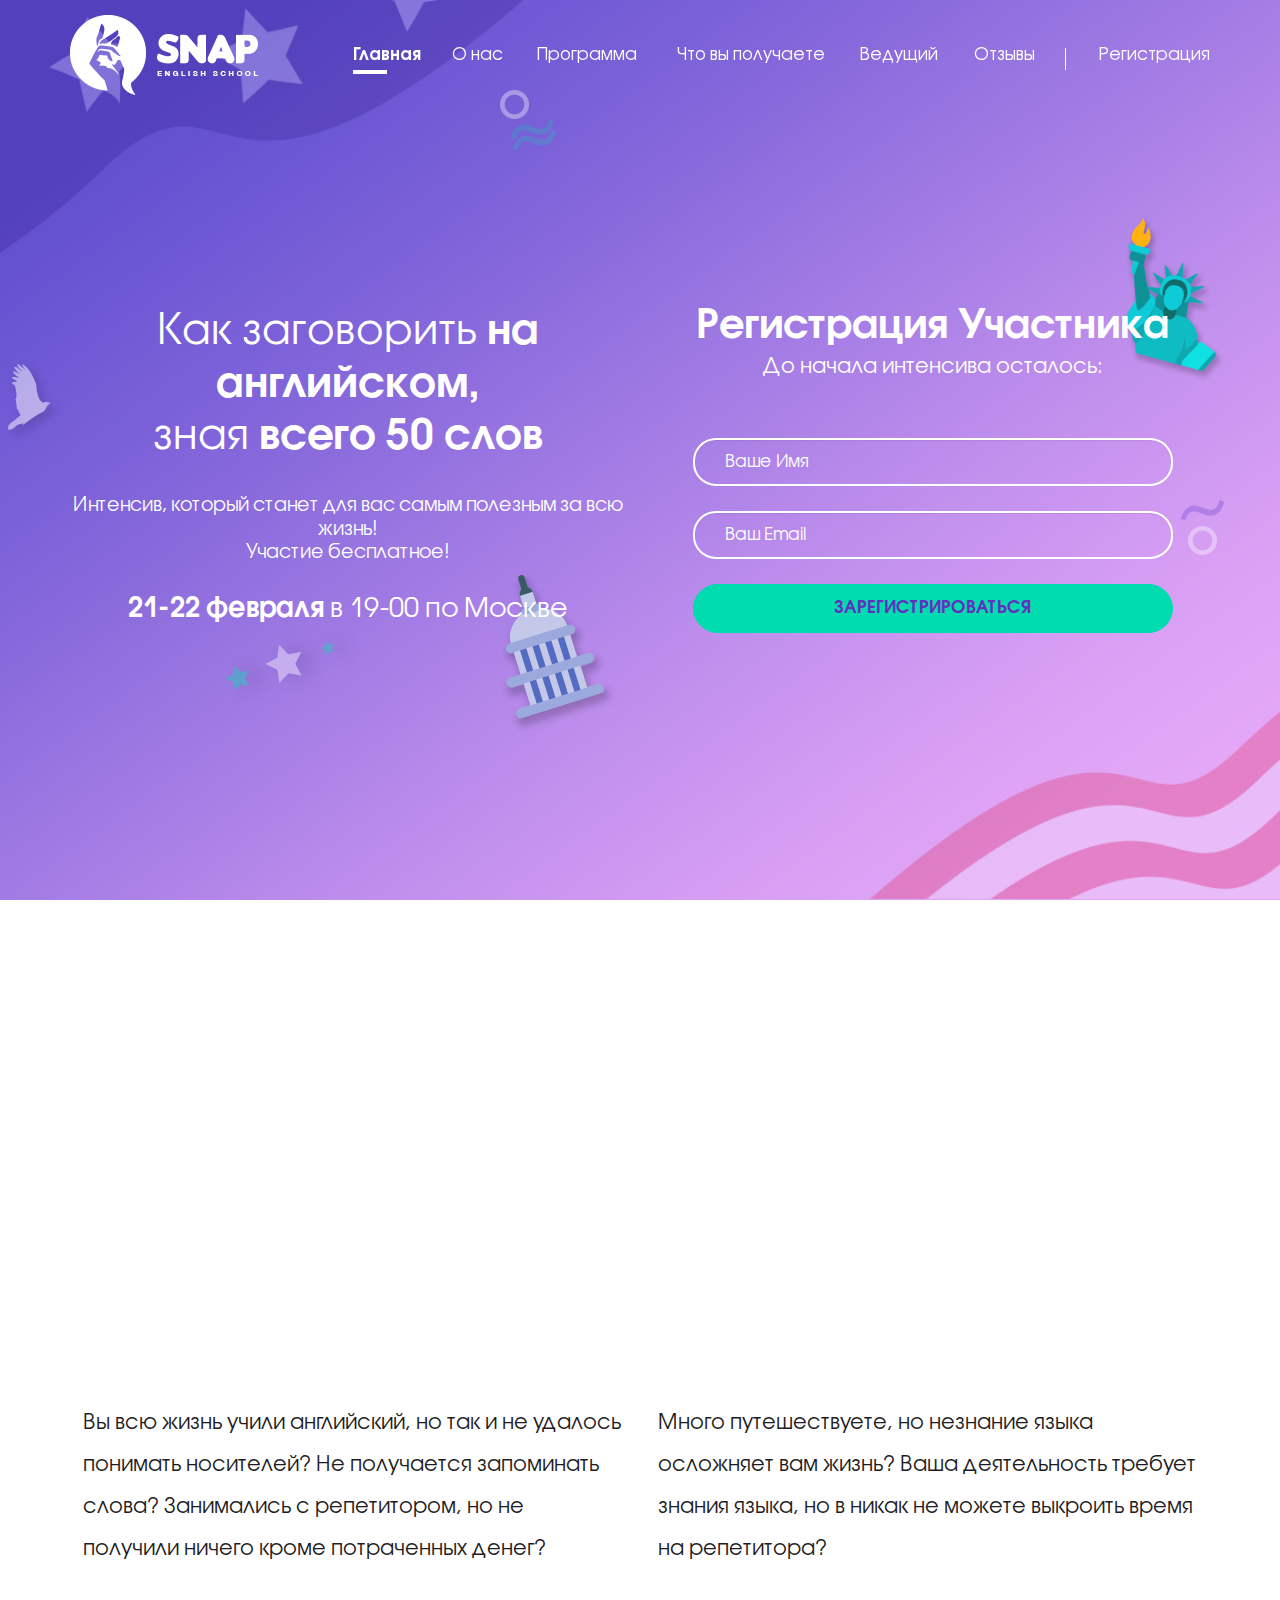
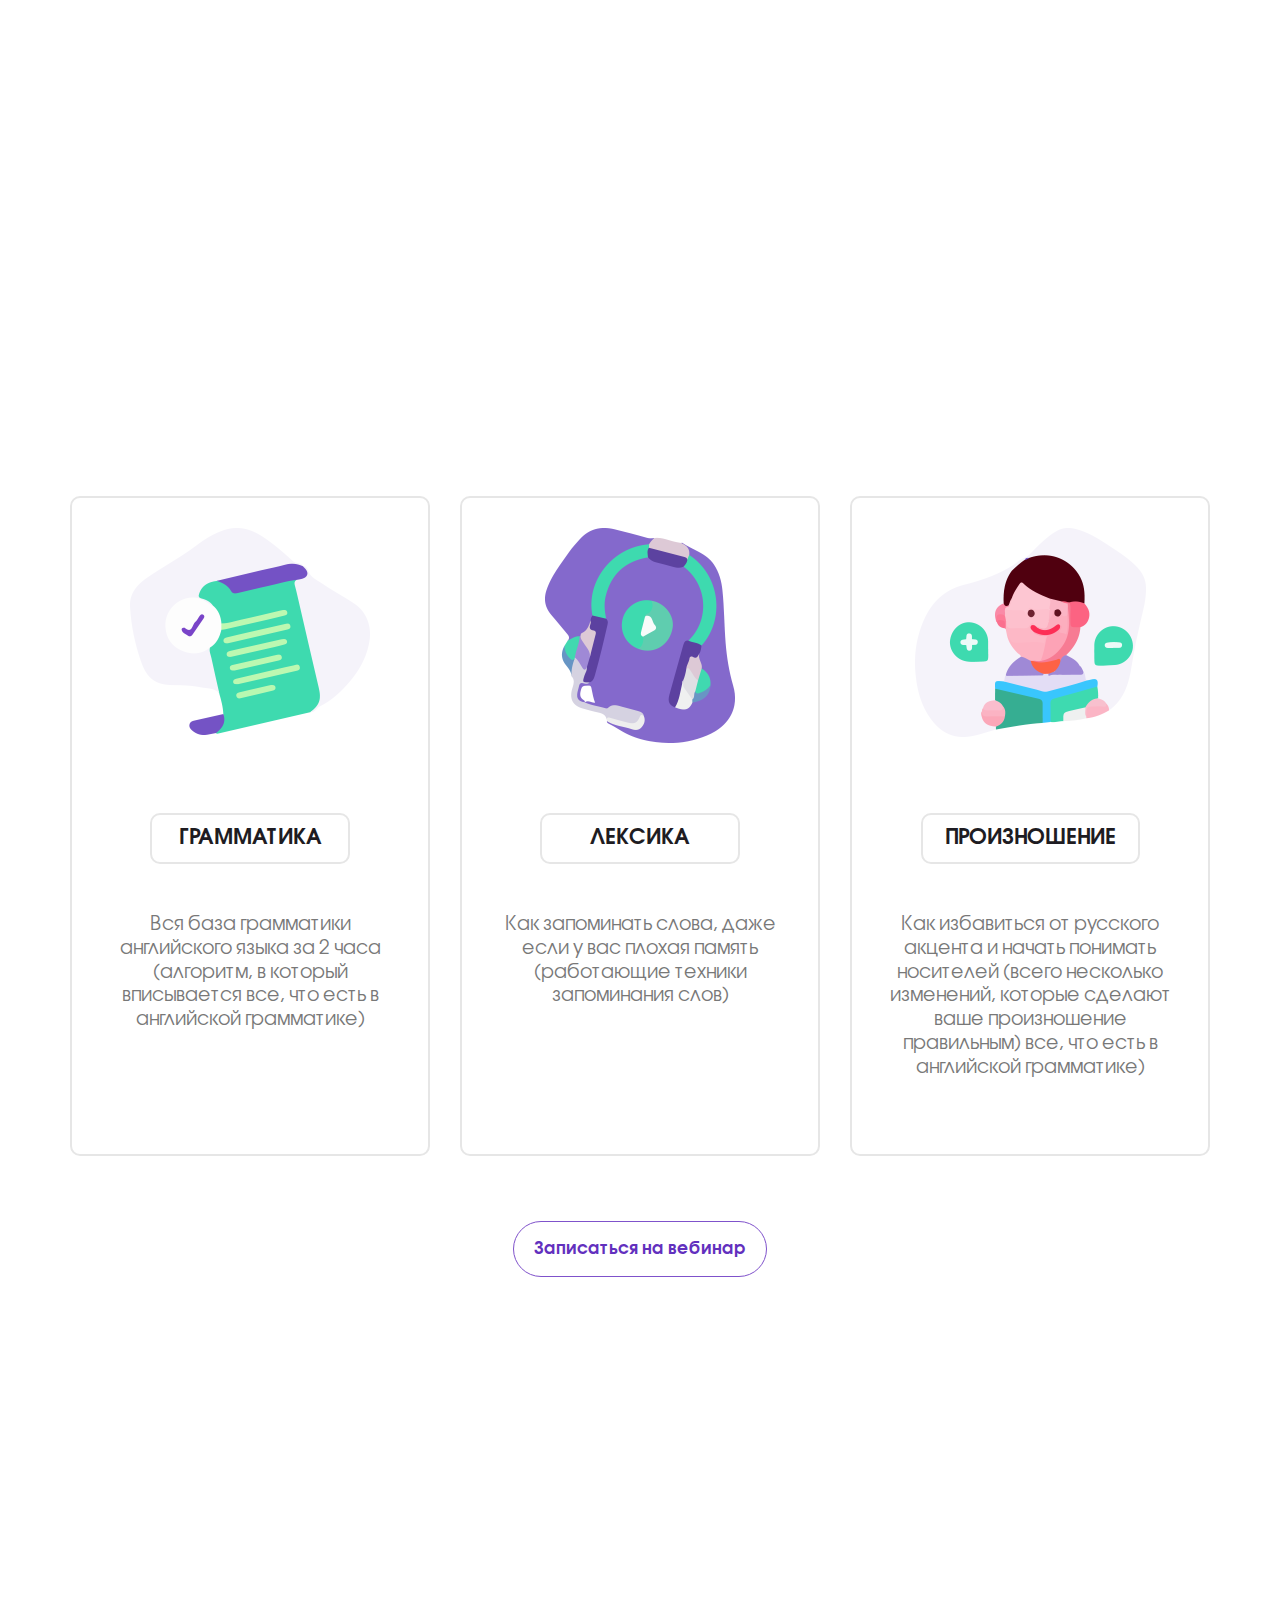
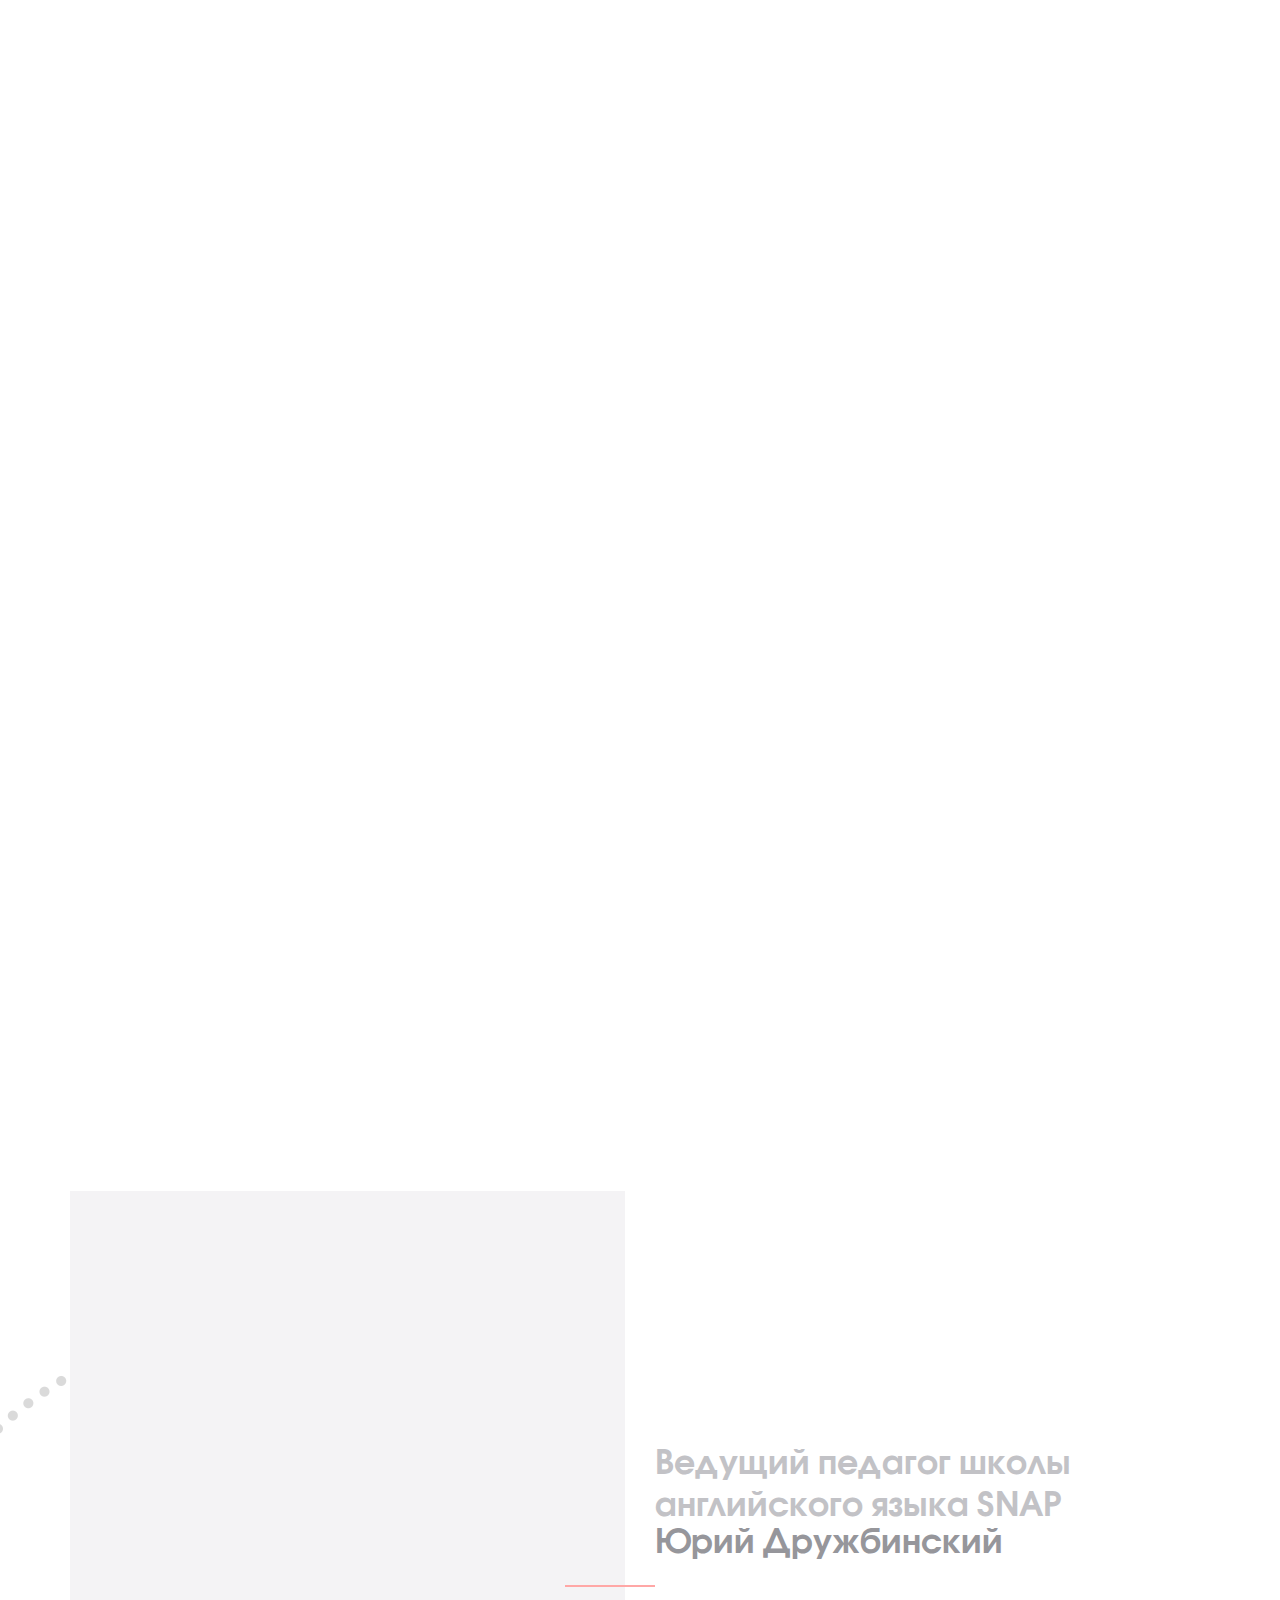
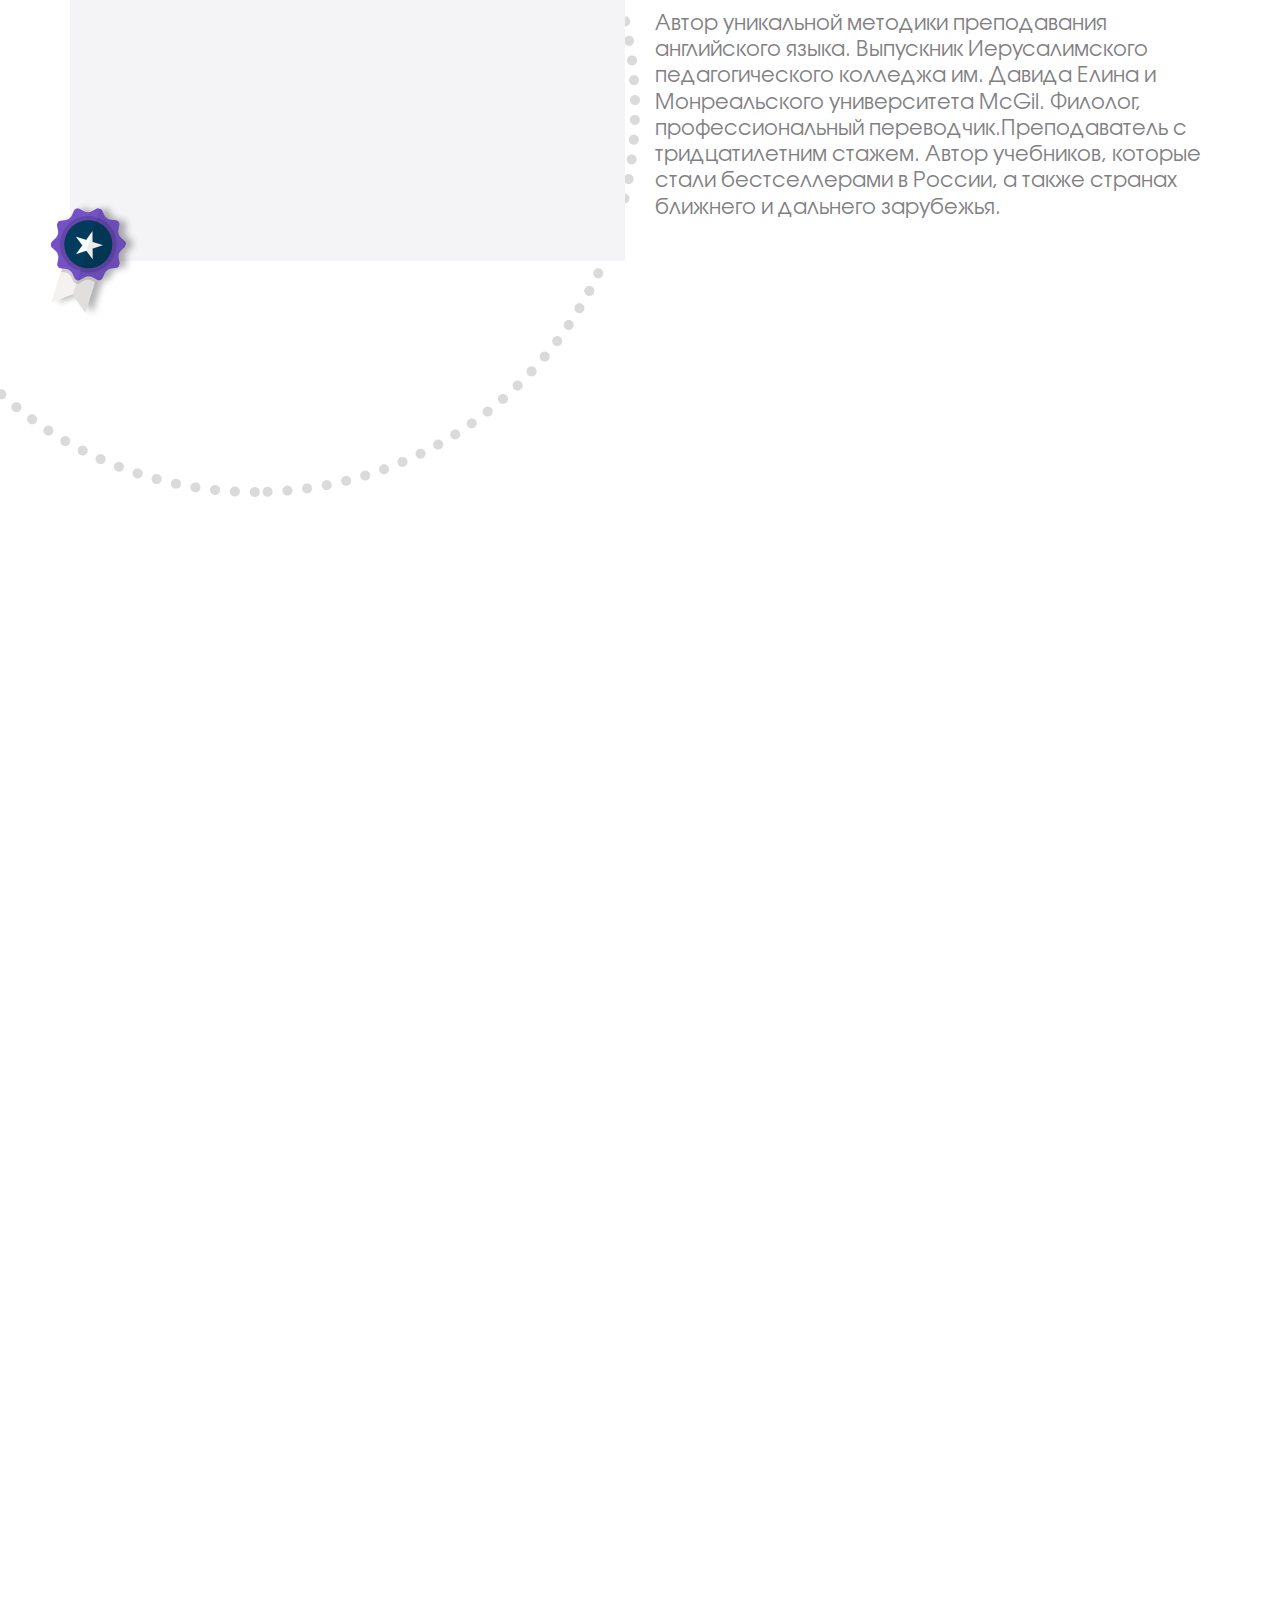
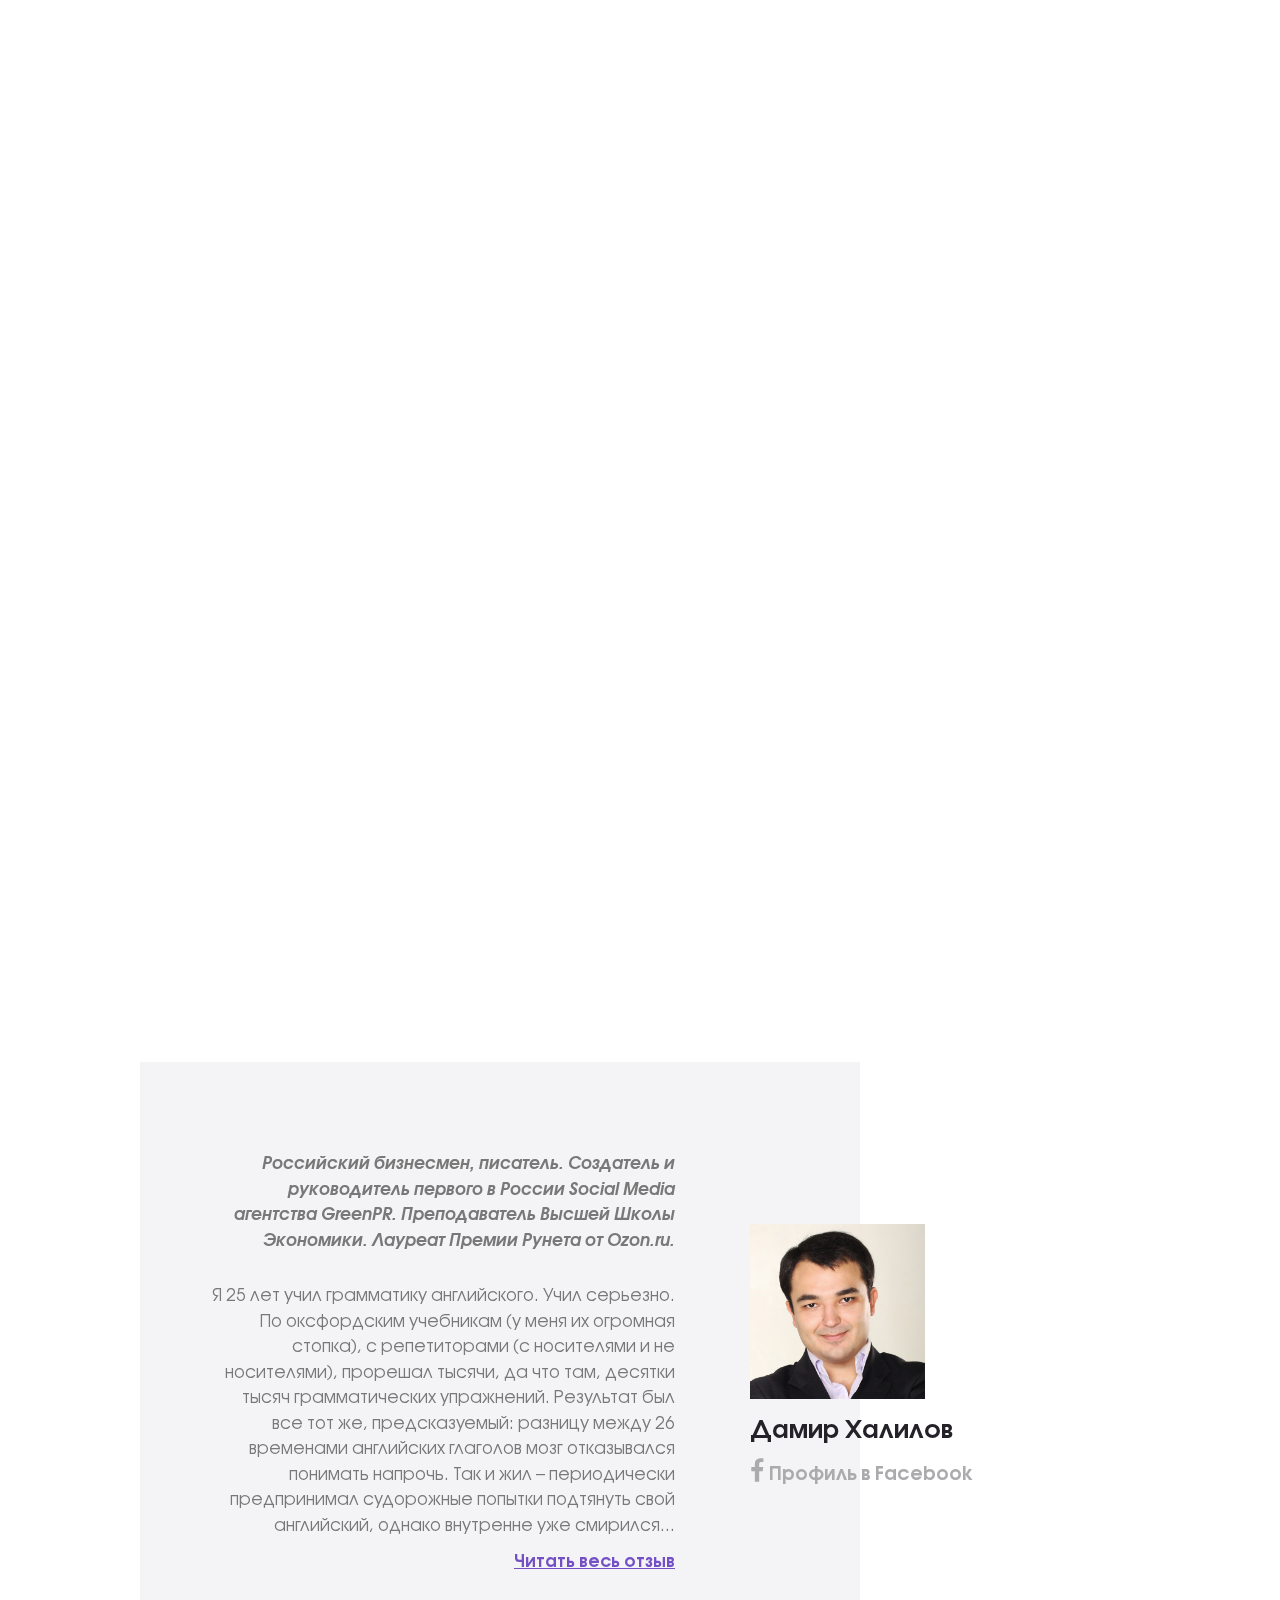
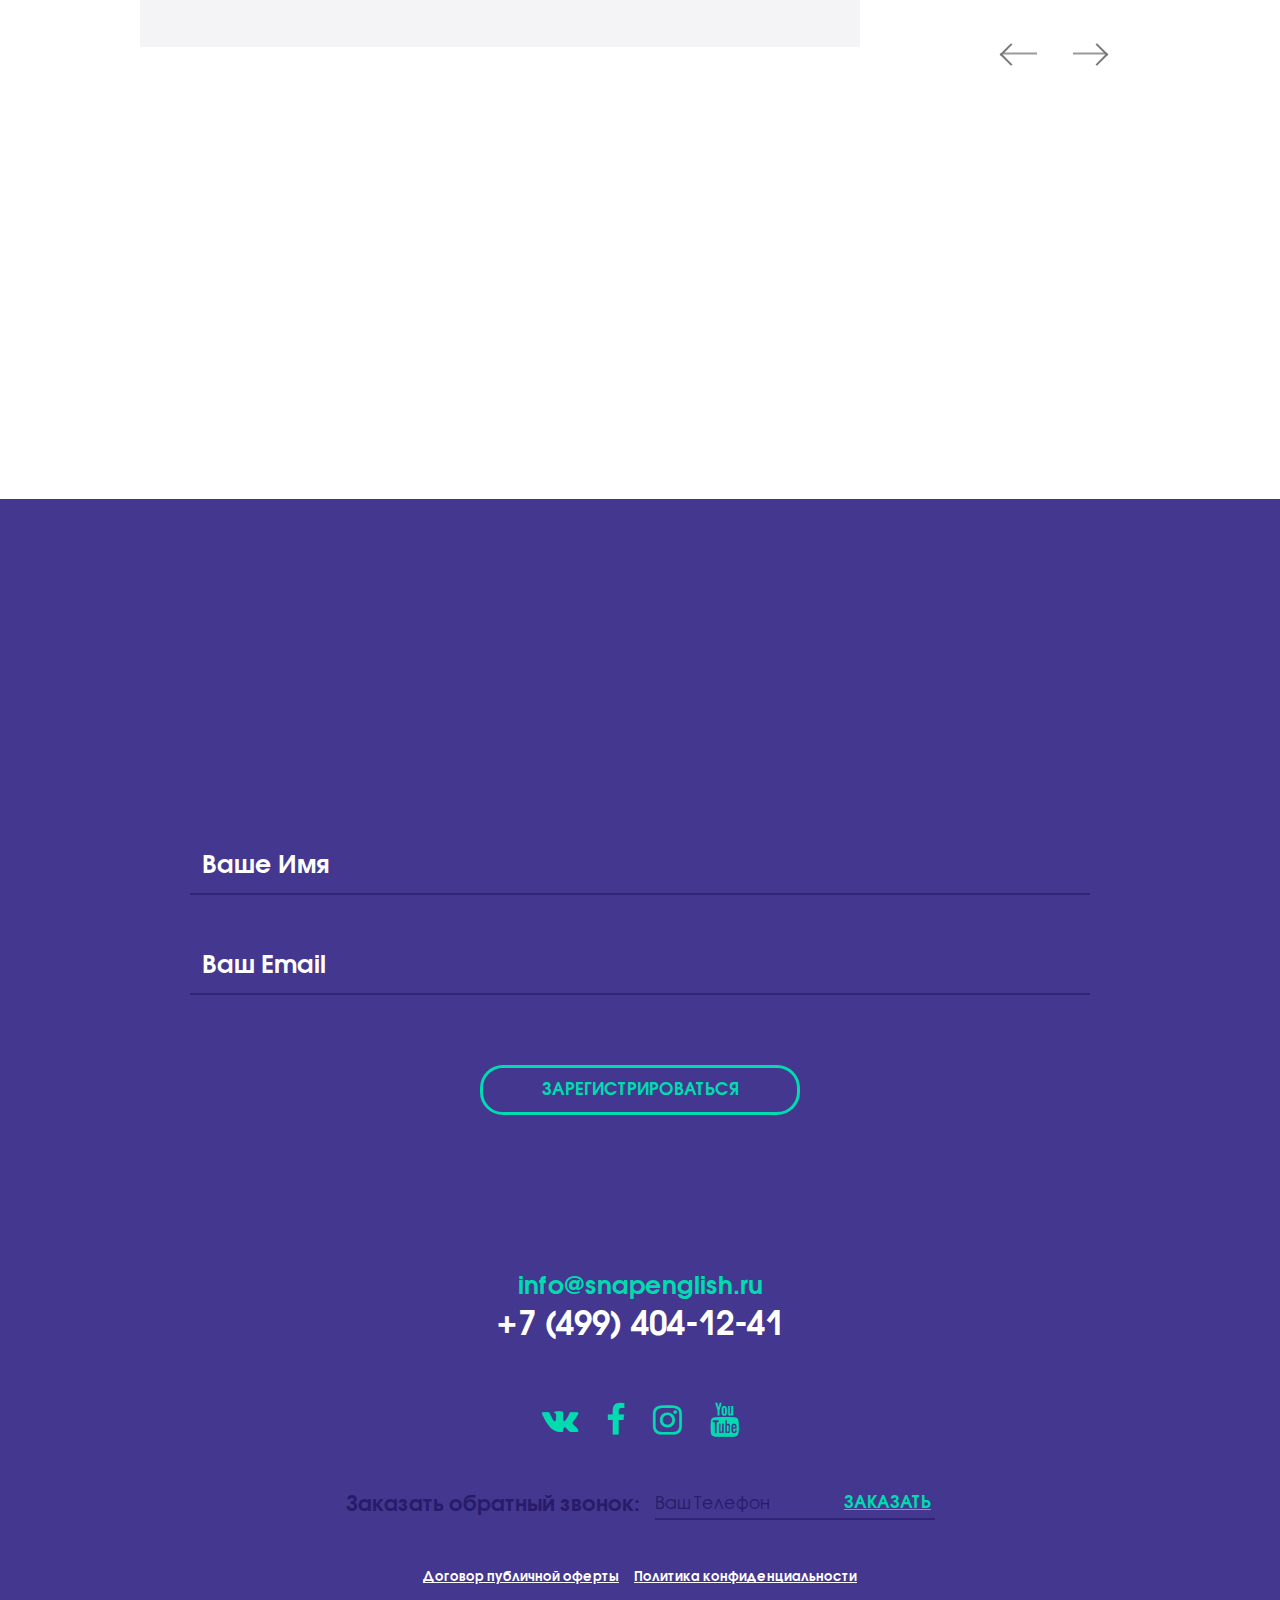
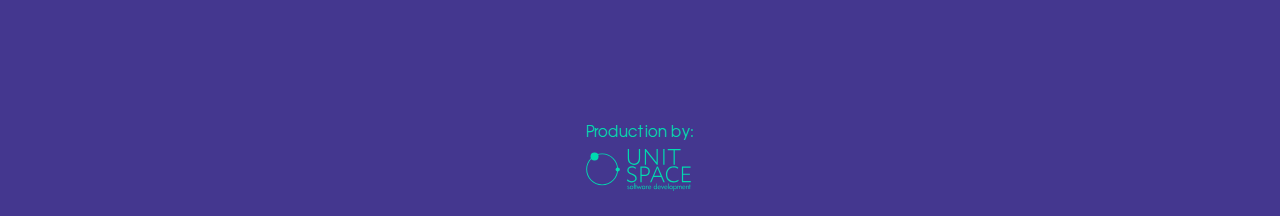
<file: index.html>
<!DOCTYPE html><html lang="en"><head><title>Открытый Интенсив Как заговоритьна английском, зная всего 50 слов</title><meta charset="UTF-8"><meta name="viewport" content="initial-scale=1.0, width=device-width, user-scalable=no"><meta name="description" content="Успей забронировать своё место."><meta name="it-rating" content="it-rat-8f86cffe2a74b4c44b0af9d98dd233a2"><link rel="stylesheet" href="libs/jquery.form-sender/css/intlTelInput.css"><link rel="shortcut icon" href="/favicons/favicon.ico" type="image/x-icon"><link rel="icon" href="/favicons/favicon.ico" type="image/x-icon"><link href="./css/style.css" rel="stylesheet"></head><body data-spy="scroll" data-target="#navbar" data-offset="50"><div class="wrapper"><header><div class="header"><div class="container"><div class="header__content"><div class="header__logo"><a href="./"></a></div><div class="header__menu" id="navbar"><div class="header_close" id="close"><span class="top"></span><span class="mid"></span><span class="bottom"></span></div><ul class="nav" role="tablist"><li class="active"><a href="#section0" title="Главная">Главная</a></li><li><a href="#section1" title="О нас">О нас</a></li><li><a href="#section2" title="Программа">Программа</a></li><li><a href="#section3" title="Что вы получаете">Что вы получаете</a></li><li><a href="#section4" title="Ведущий">Ведущий</a></li><li><a href="#section5" title="Отзывы">Отзывы</a></li><li><a href="#section7" title="Регистрация">Регистрация</a></li></ul></div><div class="header_hamburger" id="hamburger"><span class="top"></span><span class="mid"></span><span class="bottom"></span></div></div></div></div></header><div class="content"><section class="banner" id="section0"><div class="banner__elem-3 wow bounceInDown" data-wow-duration="1s" data-wow-delay=".25s"><div class="circle"></div></div><div class="container"><div class="banner__elem wow bounceInRight" data-wow-duration="1s" data-wow-delay=".5s"><div class="liberty"></div></div><div class="banner__elem-2 wow rotateIn" data-wow-duration="1s" data-wow-delay="1.25s"><div class="circle"></div></div><div class="banner__elem-4 wow bounceInUp" data-wow-duration="1s"><div class="capitol"></div></div><div class="banner__elem-5 wow fadeIn" data-wow-duration="1s" data-wow-delay=".75s"><div class="stars"></div></div><div class="banner__elem-6 wow bounceInLeft" data-wow-duration="1s" data-wow-delay="1s"><div class="bird"></div></div><div class="banner__block"><div class="row"><div class="col-sm-6"><div class="banner__left"><h1 class="wow flipInX" data-wow-duration="1s">Как заговорить <i>на английском,</i><br>зная <i>всего 50 слов</i></h1><p class="wow flipInX" data-wow-duration="1s" data-wow-delay=".5s">Интенсив, который станет для вас самым полезным за всю жизнь!<br>Участие бесплатное!</p><span class="wow flipInX" data-wow-duration="1s" data-wow-delay="1s"><i>21-22 февраля </i>в 19-00 по Москве </span></div></div><div class="col-sm-6"><div class="banner__right"><div class="banner__reg"><div class="banner__time"><p>Регистрация Участника</p><span>До начала интенсива осталось:</span><div class="banner__counter"><script src="http://megatimer.ru/s/03f0a0833f6947a326115b81061dea4f.js"></script></div></div><form id="order-form" data-title="Заявка на сайте" data-order-form><div class="form-group"><input class="form-control" id="name" type="text" placeholder="Ваше Имя" name="name" required="required" data-is-included="true" data-title="Имя"></div><div class="form-group"><input class="form-control" id="email" placeholder="Ваш Email" name="email" type="email" required="required" data-is-included="true" data-title="E-mail"></div><button class="btn btn--main" type="submit">Зарегистрироваться</button></form></div></div></div></div></div></div></section><section class="members" id="section1"><div class="container"><div class="members__elem wow fadeInLeft" data-wow-duration="1s"><div class="flag"></div></div><div class="members__elem-2 wow fadeIn" data-wow-duration="1s" data-wow-delay=".5s"><div class="circle circle--large wow fadeIn" data-wow-duration="3s" data-wow-delay=".75s"></div><div class="wave wow fadeIn" data-wow-duration="3s" data-wow-delay="1s"></div></div><div class="content-title wow flipInX" data-wow-duration="2s"><i>с нами уже</i><h2>13987 <span>участников</span></h2></div><div class="members__block"><div class="members__sign wow slideInLeft" data-wow-duration="1s">Hello</div><div class="row"><div class="col-sm-6"><div class="members__left"><p>Вы всю жизнь учили английский, но так и не удалось понимать носителей? Не получается запоминать слова? Занимались с репетитором, но не получили ничего кроме потраченных денег?</p></div></div><div class="col-sm-6"><div class="members__right"><p>Много путешествуете, но незнание языка осложняет вам жизнь? Ваша деятельность требует знания языка, но в никак не можете выкроить время на репетитора?</p></div></div></div></div></div></section><section class="program" id="section2"><div class="program__elem wow fadeInRight" data-wow-duration="1s"><div class="circle"></div></div><div class="program__elem-2 wow fadeInRight" data-wow-duration="3s" data-wow-delay=".5s"><div class="hat"></div></div><div class="program__elem-3 wow flash" data-wow-duration="1s"><div class="stars"></div></div><div class="container"><div class="content-title wow flipInX" data-wow-duration="2s"><i>наш интенсив</i><h2>Программа</h2></div><div class="program__block"><div class="program__sign wow slideInLeft" data-wow-duration="1s"><p>About us</p></div><ul class="row"><li class="col-md-4 col-sm-12"><div class="program__box"><div class="program__img"><img src="images/icon1.png" alt="pic"></div><div class="program__name"><h3>грамматика</h3></div><div class="program__info"><p>Вся база грамматики английского языка за 2 часа (алгоритм, в который вписывается все, что есть в английской грамматике)</p></div></div></li><li class="col-md-4 col-sm-12"><div class="program__box"><div class="program__img"><img src="images/icon2.png" alt="pic"></div><div class="program__name"><h3>лексика</h3></div><div class="program__info"><p>Как запоминать слова, даже если у вас плохая память (работающие техники запоминания слов)</p></div></div></li><li class="col-md-4 col-sm-12"><div class="program__box"><div class="program__img"><img src="images/icon3.png" alt="pic"></div><div class="program__name"><h3>произношение</h3></div><div class="program__info"><p>Как избавиться от русского акцента и начать понимать носителей (всего несколько изменений, которые сделают ваше произношение правильным) все, что есть в английской грамматике)</p></div></div></li><a class="btn btn--main" href="#" data-toggle="modal" data-target="#MainModal">Записаться на вебинар</a></ul></div></div></section><section class="guarantee" id="section3"><div class="guarantee__elem wow flash" data-wow-duration="2s"><div class="circle circle--small wow bounceInLeft" data-wow-duration="2s" data-wow-delay="1s"></div></div><div class="guarantee__elem-2"><div class="circle circle--large wow fadeIn" data-wow-duration="1s"><div class="circle circle--small wow fadeIn" data-wow-duration="2s" data-wow-delay=".5s"><div class="rocket wow bounceOutUp" data-wow-duration="3s" data-wow-delay="2s"></div></div></div></div><div class="guarantee__elem-3 wow rotateIn" data-wow-duration="2s"><div class="circle"></div></div><div class="container"><div class="content-title wow flipInX" data-wow-duration="2s"><i>после интенсива вы</i><h2>Гарантированно получите:</h2></div><div class="guarantee__block"><div class="guarantee__sign wow slideInLeft" data-wow-duration="1s">Guarantee</div><ul class="row"><li class="col-sm-4"><div class="guarantee__box wow fadeIn" data-wow-duration="1s"><span>1</span><div class="guarantee__info"><p>У вас будет грамматическая база английского языка, каркас, с помощью которого английский выучить действительно легко все, что есть в английской грамматике)</p></div></div></li><li class="col-sm-4"><div class="guarantee__box wow fadeIn" data-wow-duration="1s" data-wow-delay=".5s"><span>2</span><div class="guarantee__info"><p>Вы поймете как учить слова правильно - так, чтобы они не забывались</p></div></div></li><li class="col-sm-4"><div class="guarantee__box wow fadeIn" data-wow-duration="1s" data-wow-delay="1s"><span>3</span><div class="guarantee__info"><p>Вы начнете говорить правильно, без русского акцента, а также научитесь понимать речь носителей</p></div></div></li></ul><a class="btn btn--main wow fadeIn" href="#" data-wow-duration="1s" data-wow-delay="1.5s" data-toggle="modal" data-target="#MainModal">Записаться на курс</a></div></div></section><section class="teacher" id="section4"><div class="teacher__elem wow fadeIn" data-wow-duration="1s"><div class="triangle"><div class="triangle__inner"></div></div><div class="circle wow bounceIn" data-wow-duration="1s"></div></div><div class="container"><div class="content-title wow flipInX" data-wow-duration="2s"><i>Ведущий педагог</i><h2>Школы snap</h2></div><div class="teacher__block"><div class="teacher__sign wow slideInRight" data-wow-duration="1s">Leading</div><div class="row"><div class="col-sm-6"><div class="teacher__left"><img class="wow fadeIn" data-wow-duration="2s" src="images/teacher.png" alt=""></div></div><div class="col-sm-6"><div class="teacher__right"><div class="teacher__inner"><div class="teacher__title"><p>Ведущий педагог школы английского языка SNAP</p><span>Юрий Дружбинский</span></div><div class="teacher__info"><p>Автор уникальной методики преподавания английского языка. Выпускник Иерусалимского педагогического колледжа им. Давида Елина и Монреальского университета McGil. Филолог, профессиональный переводчик.Преподаватель с тридцатилетним стажем. Автор учебников, которые стали бестселлерами в России, а также странах ближнего и дальнего зарубежья.</p></div></div></div></div></div></div></div></section><section class="books"><div class="books__elem wow fadeInRight" data-wow-duration="3s"><div class="cells"></div></div><div class="books__elem-2 wow bounce" data-wow-duration="2s"><div class="circle"></div></div><div class="books__elem-3 wow flipInY" data-wow-duration="1s"><div class="flag"></div></div><div class="books__elem-4 wow pulse" data-wow-duration="1s"><div class="circle wow flash" data-wow-duration="1s"></div></div><div class="container"><div class="content-title wow flipInX" data-wow-duration="2s"><i>Книги</i><h2>Юрия Дружбинского</h2></div><div class="books__block"><div class="books__sign wow slideInLeft" data-wow-duration="1s">Books</div><div><div class="books__box"><div class="row"><div class="col-xs-12 col-sm-6 col-sm-push-6"><div class="books__right wow bounceInRight" data-wow-duration="2s"><div class="books__img"><img src="images/book1.png" alt=""></div></div></div><div class="col-xs-12 col-sm-6 col-sm-pull-6"><div class="books__left wow fadeIn" data-wow-duration="1s"><div class="books__info"><div class="books__name"><h4>Angliйskiй для своих</h4><p></p></div><div class="books__author"><span>Юрий Дружбинский</span></div></div></div></div></div></div><div class="books__box"><div class="row"><div class="col-sm-6"><div class="books__right wow bounceInLeft" data-wow-duration="2s"><div class="books__img"><img src="images/book2.png" alt=""></div></div></div><div class="col-sm-6"><div class="books__left wow fadeIn" data-wow-duration="1s"><div class="books__info"><div class="books__name"><h4>Реальный English</h4><p>How to speak, чтобы вас поняли</p></div><div class="books__author"><span>Юрий Дружбинский</span></div></div></div></div></div></div><div class="books__box"><div class="row"><div class="col-xs-12 col-sm-6 col-sm-push-6"><div class="books__right wow bounceInRight" data-wow-duration="2s"><div class="books__img"><img src="images/book3.png" alt=""></div></div></div><div class="col-xs-12 col-sm-6 col-sm-pull-6"><div class="books__left wow fadeIn" data-wow-duration="1s"><div class="books__info"><div class="books__name"><h4>Реальный English</h4><p>Как подружиться с грамматикой раз и навсегдай</p></div><div class="books__author"><span>Юрий Дружбинский</span></div></div></div></div></div></div><div class="books__box"><div class="row"><div class="col-sm-6"><div class="books__right wow bounceInLeft" data-wow-duration="2s"><div class="books__img"><img src="images/book4.png" alt=""></div></div></div><div class="col-sm-6"><div class="books__left wow fadeIn" data-wow-duration="1s"><div class="books__info"><div class="books__name"><h4>Быстрый Английский</h4><p>для путешественников во времени</p></div><div class="books__author"><span>Юрий Дружбинский</span></div></div></div></div></div></div></div></div></div></section><section class="comments" id="section5"><div class="comments__elem"><div class="cells wow fadeInLeft" data-wow-duration="3s"></div><div class="liberty wow tada" data-wow-duration="1s"></div></div><div class="comments__elem-2 wow fadeInRight" data-wow-duration="3s"><div class="circle"></div></div><div class="container"><div class="content-title wow flipInX" data-wow-duration="2s"><i>наши ученики</i><h2>Отзывы о нас</h2></div><div class="comments__block"><div class="slider slick-comments"><div><div class="slick-comments__box"><div class="slick-comments__right"><div class="slick-comments__info"><div class="slick-comments__img"><img src="images/pic1.jpg" alt=""></div><div class="slick-comments__name"><p>Дамир Халилов</p></div><div class="slick-comments__socials"><a href="https://www.facebook.com/halilov?fref=ts" target="_blank">Профиль в Facebook<span class="fa fa-facebook"></span></a></div></div></div><div class="slick-comments__left"><div class="slick-comments__post"><p>Российский бизнесмен, писатель. Создатель и руководитель первого в России Social Media агентства GreenPR. Преподаватель Высшей Школы Экономики. Лауреат Премии Рунета от Ozon.ru.</p></div><div class="slick-comments__text tip"><p>Я 25 лет учил грамматику английского. Учил серьезно. По оксфордским учебникам (у меня их огромная стопка), с репетиторами (с носителями и не носителями), прорешал тысячи, да что там, десятки тысяч грамматических упражнений. Результат был все тот же, предсказуемый: разницу между 26 временами английских глаголов мозг отказывался понимать напрочь. Так и жил – периодически предпринимал судорожные попытки подтянуть свой английский, однако внутренне уже смирился с тем, что это не мое… Пока мне не порекомендовали школу Дружбинского. Никогда не мог подумать, что такое чудо в принципе возможно: вместо заучивания бесконечных правил – встроить в мозг переключатель, который будет автоматически ставить речь на нужное время и форму! Юрий Дружбинский эти переключатели просто берет и встраивает вам в голову. Теперь каждый раз, общаясь на английском, я мысленно благодарю Юрия. Еще раз – огромное спасибо!</p></div></div></div></div><div><div class="slick-comments__box"><div class="slick-comments__right"><div class="slick-comments__info"><div class="slick-comments__img"><img src="images/pic2.jpg" alt=""></div><div class="slick-comments__name"><p>Светлана Дворецкая</p></div><div class="slick-comments__socials"><a href="https://www.facebook.com/svetlana.dvoretskaya.3" target="_blank">Профиль в Facebook<span class="fa fa-facebook"></span></a></div></div></div><div class="slick-comments__left"><div class="slick-comments__post"><p>Кинезиолог, дипломированный тренер по эйдотехнике и скорочтению, автор проекта «ЭкоЛэнд», автор программ «Интеллектуальный фитнес», «Учись учиться», Энергия жизни», «Жизнь без стресса».</p></div><div class="slick-comments__text tip"><p>Не могу промолчать!!! Я рада, что доросла до такого уровня, что Вселенная мне открывает таких людей как Юрий Дружбинский. Ведь у многих до сих пор - шведский стол, а выбрать нечего...Я же тоже столько разных курсов посетила, столько книжек, сборников, самоучителей накупила - и полная растерянность - за что браться? А Ваша структура ТАК ВСЕ УПРОЩАЕТ И ПРОЯСНЯЕТ, что просто летаю на крыльях!Вот без преувеличения - после просмотренного урока прыгаю по дому как ребенок, такая легкость появилась! И энергии столько!!! Надо теперь по утрам ваши уроки просматривать - для подзарядки.Я нашла волшебную кнопку! Спасибо за Вашу уникальную методику!</p></div></div></div></div><div><div class="slick-comments__box"><div class="slick-comments__right"><div class="slick-comments__info"><div class="slick-comments__img"><img src="images/pic3.jpg" alt=""></div><div class="slick-comments__name"><p>Елена Мазина</p></div><div class="slick-comments__socials"><a href="https://www.facebook.com/mazina.elena.9?fref=ts" target="_blank">Профиль в Facebook<span class="fa fa-facebook"></span></a></div></div></div><div class="slick-comments__left"><div class="slick-comments__post"><p>Журналист канала CNN. Chamblee, Georgia, United States</p></div><div class="slick-comments__text tip"><p>Юра, спасибо громадное за этот цикл!!! Все было прекрасно организовано, насколько это вообще можно представить для онлайн уроков, где собраны люди из разных стран. «Народ подобрался покладистый, душевный, с огоньком.» Сами уроки мне очень понравились, мне лично было исключительно полезно повторить знакомые темы и усвоить твои интересные новаторские схемы, которые действительно прекрасно работают и облегчают понимание процесса без зубрежки дебильных правил, а уж для новичков в английском твой курс является просто бесценным. Стало окончательно ясно, что автоматизм — наше всё! И я действительно стала лучше слышать музыку языка, которая позволяет выбрать правильные варианты даже без анализа ситуации и вытаскивания правил из тёмных закоулков мозга. В какие-то моменты я реально жалела, что голова уже сильно забита изученным ранее материалом, через который естественное восприятие языка пробивается с бОльшим трудом. Ты большая умница и проделал громадную работу. Редчайший пример Учителя, работающего, думающего, помогающего и одержимого, а не транслирующего стандартные учебники для того, чтобы люди знали язык. Благодарность тебе и низкий поклон.</p></div></div></div></div><div><div class="slick-comments__box"><div class="slick-comments__right"><div class="slick-comments__info"><div class="slick-comments__img"><img src="images/pic4.jpg" alt=""></div><div class="slick-comments__name"><p>Павел Вакар</p></div><div class="slick-comments__socials"><a href="https://www.facebook.com/vakarpavel" target="_blank">Профиль в Facebook<span class="fa fa-facebook"></span></a></div></div></div><div class="slick-comments__left"><div class="slick-comments__post"><p>Программист, Seattle, USA</p></div><div class="slick-comments__text tip"><p>На Юрия я попал совершенно случайно через facebook, он анонсировал свои первые книги, и пригласил попробовать его недавно открывшуюся виртуальную школу. Я всю свою сознательную жизнь учу английский, и в школе, и в университете, и на работе, и куча разных методик и курсов и репетиторов перепробовал. Юрий за первых пару уроков, дал мне больше чем я выучил за последние 20 лет! Появилось четкое представления языка, простые схемы и алгоритмы, которые легко переносятся в повседневную жизнь. Юрий просто гений, настоящий профессионал своего дела, который рассказывает и показывает как можно понять английский, не надо зазубривать не понятные правила и сотни исключений. Все очень просто, четко и логично. Очень жалко своего потраченного времени, что не встретил Юрия лет так 10-15 назад ... Всем своим друзьям , которые хотят выучить английский, свободно говорить и писать на нем – я всегда говорю что знаю теперь проверенный способ и сразу отправляю к Юрию!!!!</p></div></div></div></div><div><div class="slick-comments__box"><div class="slick-comments__right"><div class="slick-comments__info"><div class="slick-comments__img"><img src="images/pic5.jpg" alt=""></div><div class="slick-comments__name"><p>Светлана Виноградова</p></div><div class="slick-comments__socials"><a href="https://www.facebook.com/Svetlana.Vinogradinka?fref=ts" target="_blank">Профиль в Facebook<span class="fa fa-facebook"></span></a></div></div></div><div class="slick-comments__left"><div class="slick-comments__post"><p>Минск, блогер-кондитер</p></div><div class="slick-comments__text tip"><p>Когда меня спрашивают о моём обучении на курсе Юрия Дружбинского, первое, что хочется рассказать, КАК это было здорово! Просто фонтан эмоций) Я пришла на курс после нескольких месяцев обучения на обычных курсах, где мне дали какие-то базовые знания, безусловно, но возникло и множество вопросов, на которые никто не мог мне дать внятного ответа. Когда я занималась поисками курсов, практически везде мне говорили, что разговаривать вы начнёте более-менее через год, не раньше. На курсе Юрия, после первого же занятия, я получила ответы на многие мои вопросы. Самые сложные темы английского языка он может объяснить за 5 минут! Понимание языка у меня вышло на качественно иной уровень! Изучив один раз алгоритмы Юрия Дружбинского, вам не придётся больше часами сидеть над конспектами и учебниками. И это, на мой взгляд, самое ценное в курсе. Огромная благодарность Юрию!</p></div></div></div></div><div><div class="slick-comments__box"><div class="slick-comments__right"><div class="slick-comments__info"><div class="slick-comments__img"><img src="images/pic6.jpg" alt=""></div><div class="slick-comments__name"><p>Ирина Мясникова</p></div><div class="slick-comments__socials"><a href="https://vk.com/id31478332" target="_blank">Профиль в VKontakte<span class="fa fa-vk"></span></a></div></div></div><div class="slick-comments__left"><div class="slick-comments__post"><p>Москва, инженер-конструктор, на пенсии</p></div><div class="slick-comments__text tip"><p>Среди множества разнообразных курсов английского языка этот самый эффективный и самый понятный. Я реально начала понимать основу языка - грамматику, причем без всякой каши в голове и без зубрежки жутких правил. А Юрий Дружбинский - лучший преподаватель в моей жизни, человек любящий язык и передающий эту любовь другим. Очень доброжелательный человек, очень чувствующий когда надо похвалить, когда поругать и как это сделать. Огромное спасибо Юрию и всей команде школы. Буду рекомендовать всем учить английский только у вас.</p></div></div></div></div></div></div></div></section><section class="time" id="section6"><div class="content-title wow flipInX" data-wow-duration="2s"><i>успей зарегистрироваться!</i><h2>До начала интенсива осталось:</h2></div><div class="time__elem wow flash" data-wow-duration="2s"><div class="circle wow bounceInLeft" data-wow-duration="2s" data-wow-delay="1s"></div></div><div class="time__block"><script src="http://megatimer.ru/s/03f0a0833f6947a326115b81061dea4f.js"></script></div></section></div><footer id="section7"><div class="footer"><div class="footer__elem wow fadeIn" data-wow-duration="2s"><div class="circle circle--small wow flipInX" data-wow-duration="2s" data-wow-delay=".5s"></div><div class="circle circle--large wow flipInX" data-wow-duration="2s" data-wow-delay="1s"></div><div class="wave wow flipInX" data-wow-duration="2s" data-wow-delay="1.5s"></div><img class="wow bounceIn" data-wow-duration="1s" data-wow-delay="1s" src="images/shield.png" alt="shield"></div><div class="container"><div class="content-title wow flipInX" data-wow-duration="2s"><i>регистрация участника</i><h2>Регистрация</h2></div><div class="footer__block"><div class="footer__reg"><form id="order-form3" data-title="Заявка на сайте" data-order-form><div class="form-group"><input class="form-control" id="name" type="text" placeholder="Ваше Имя" name="name" required="required" data-is-included="true" data-title="Имя"></div><div class="form-group"><input class="form-control" id="email" type="email" placeholder="Ваш Email" name="email" required="required" data-is-included="true" data-title="E-mail"></div><button class="btn btn--main" type="submit">Зарегистрироваться</button></form></div><div class="footer__info"><ul><li><a class="mail" href="mailto:info@snapenglish.ru">info@snapenglish.ru</a></li><li><a class="tel" href="tel:+74994041241">+7 (499) 404-12-41</a></li></ul><div class="footer__socials"><ul><li><a href="https://vk.com/snap_english" target="_blank"><span class="fa fa-vk"></span></a></li><li><a href="https://www.facebook.com/pages/SNAP-English-School/1408703859439074" target="_blank"><span class="fa fa-facebook"></span></a></li><li><a href="https://www.instagram.com/snap_english/" target="_blank"><span class="fa fa-instagram"></span></a></li><li><a href="https://www.youtube.com/channel/UCI0PzWpQQrpgc0F-Ynx-jkw" target="_blank"><span class="fa fa-youtube"></span></a></li></ul></div><form id="order-form4" data-title="Заявка на сайте" data-order-form><div class="form-group"><label for="tel">Заказать обратный звонок:</label><input class="form-control" id="tel" type="tel" name="tel" placeholder="Ваш Телефон" required="required" data-is-included="true" data-title="Телефон"><button type="submit">Заказать</button></div></form><div class="footer__conf"><a href="#">Договор публичной оферты</a><a href="#">Политика конфиденциальности</a></div></div><div class="footer__production"><a href="https://unitspace.top">Production by:</a></div></div></div></div></footer><div class="modal fade" id="MainModal" role="dialog"><div class="modal-dialog"><div class="modal-content"><div class="modal-header"><button class="close" type="button" data-dismiss="modal"></button><div class="content-title"><i>регистрация</i><h2>Записаться на бесплатный интенсив:</h2></div><p>Для участия в интенсиве, заполните форму внизу.</p></div><div class="modal-body"><form id="order-form2" data-title="Заявка на сайте" data-order-form><div class="form-group"><input class="form-control" id="name" type="text" placeholder="Ваше Имя" name="name" required="required" data-is-included="true" data-title="Имя"></div><div class="form-group"><input class="form-control" id="email" type="email" placeholder="Ваш Email" name="email" required="required" data-is-included="true" data-title="E-mail"></div><button class="btn btn--main" type="submit">Зарегистрироваться</button></form></div></div></div></div><div class="modal fade" id="ThankModal" role="dialog"><div class="modal-dialog"><div class="modal-content"><div class="modal-header"><button class="close" type="button" data-dismiss="modal"></button><div class="content-title"><h2>Ошибка!</h2></div><p>Произошла ошибка при отправке заявки. Пожалуйста, попробуйте отправить заявку еще раз.</p></div><div class="modal-body"></div></div></div></div></div><script type="text/javascript" src="https://cdnjs.cloudflare.com/ajax/libs/jquery/3.2.1/jquery.min.js"></script><script type="text/javascript" src="https://maxcdn.bootstrapcdn.com/bootstrap/3.3.7/js/bootstrap.min.js"></script><script type="text/javascript" src="./libs/jquery.form-sender/jquery.form-sender.js"></script><script type="text/javascript" src="./libs/jquery.form-sender/intlTelInput.min.js"></script><script type="text/javascript" src="./js/send.js"></script><script type="text/javascript" src="js/bundle.js"></script></body></html>
</file>
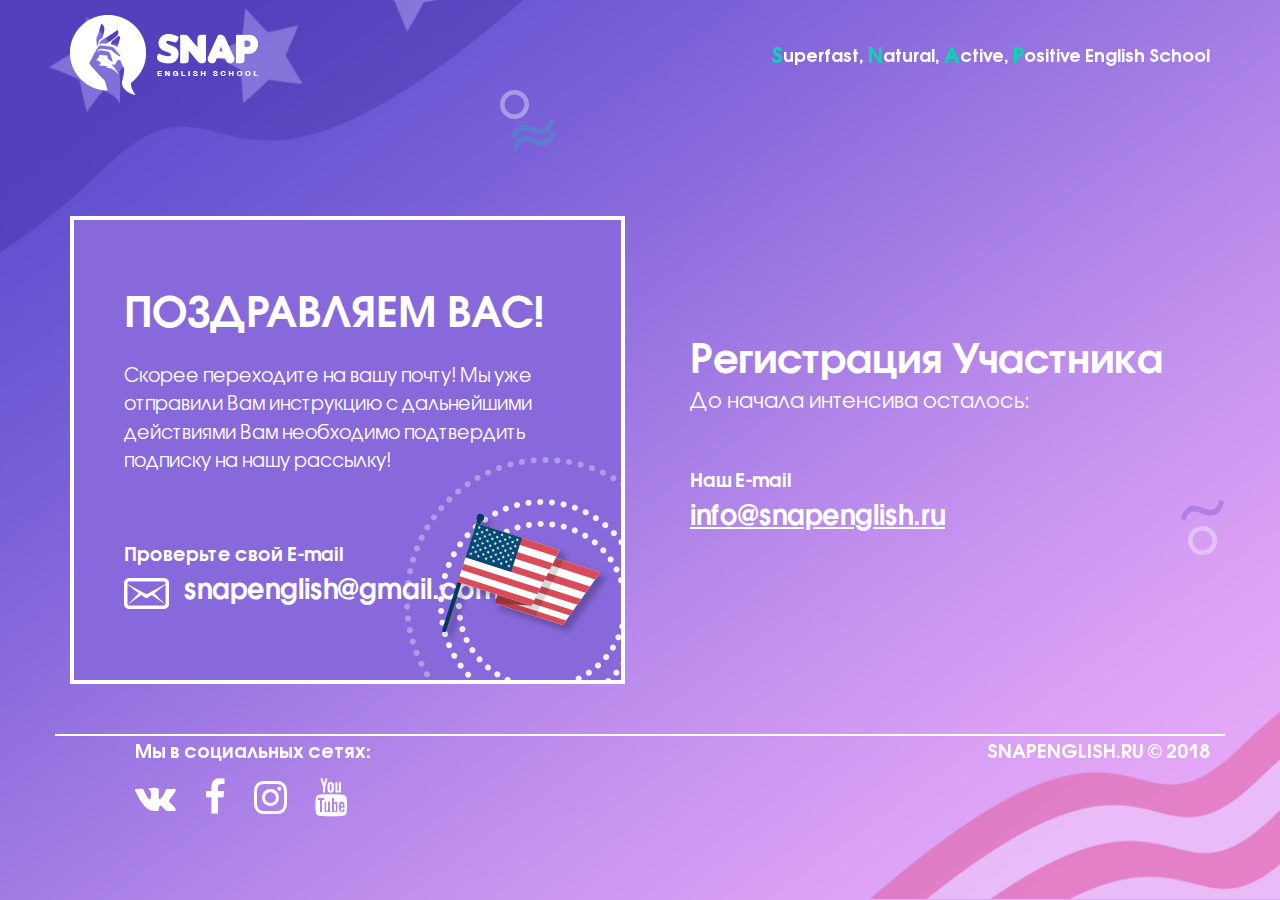
<file: thank.html>
<!DOCTYPE html><html lang="en"><head><title>Открытый Интенсив Как заговоритьна английском, зная всего 50 слов</title><meta charset="UTF-8"><meta name="viewport" content="initial-scale=1.0, width=device-width, user-scalable=no"><meta name="description" content="Успей забронировать своё место."><meta name="it-rating" content="it-rat-8f86cffe2a74b4c44b0af9d98dd233a2"><link rel="stylesheet" href="libs/jquery.form-sender/css/intlTelInput.css"><link rel="shortcut icon" href="/favicons/favicon.ico" type="image/x-icon"><link rel="icon" href="/favicons/favicon.ico" type="image/x-icon"><link href="./css/style.css" rel="stylesheet"></head><body data-spy="scroll" data-target="#navbar" data-offset="50"><div class="wrapper wrapper--thank"><header><div class="header"><div class="container"><div class="header__content"><div class="header__logo"><a href="./"></a></div><div class="header__menu"><ul><li class="active"><span>S</span><p>uperfast,</p></li><li><span>N</span><p>atural,</p></li><li><span>A</span><p>ctive,</p></li><li><span>P</span><p>ositive</p></li><li><p>English School</p></li></ul></div></div></div></div></header><div class="content"><section class="banner" id="section0"><div class="banner__elem-3 wow bounceInDown" data-wow-duration="1s" data-wow-delay=".25s"><div class="circle"></div></div><div class="container"><div class="banner__elem-2 wow rotateIn" data-wow-duration="1s" data-wow-delay="1.25s"><div class="circle"></div></div><div class="banner__block"><div class="row"><div class="col-sm-6"><div class="banner__left"><div class="banner__cong"><h1>ПОЗДРАВЛЯЕМ ВАС!</h1><p>Скорее переходите на вашу почту! Мы уже отправили Вам инструкцию с дальнейшими действиями  Вам необходимо подтвердить подписку на нашу рассылку!</p><h3>Проверьте свой E-mail</h3><span>snapenglish@gmail.com</span><img src="images/flag3.png" alt=""></div></div></div><div class="col-sm-6"><div class="banner__right"><div class="banner__reg"><div class="banner__time"><p>Регистрация Участника</p><span>До начала интенсива осталось:</span><div class="banner__counter"><script src="http://megatimer.ru/s/d31453143b2c430024a8237cd8d10aa4.js"></script></div></div><div class="banner__email"><p>Наш E-mail</p><a href="mailto:info@snapenglish.ru">info@snapenglish.ru</a></div></div></div></div></div></div><div class="banner__footer container"><div class="row"><div class="col-sm-6"><div class="banner__footer-left"><p>Мы в социальных сетях:</p><ul><li><a href="https://vk.com/snap_english" target="_blank"><span class="fa fa-vk"></span></a></li><li><a href="https://www.facebook.com/pages/SNAP-English-School/1408703859439074" target="_blank"><span class="fa fa-facebook"></span></a></li><li><a href="https://www.instagram.com/snap_english/" target="_blank"><span class="fa fa-instagram"></span></a></li><li><a href="https://www.youtube.com/channel/UCI0PzWpQQrpgc0F-Ynx-jkw" target="_blank"><span class="fa fa-youtube"></span></a></li></ul></div></div><div class="col-sm-6"><div class="banner__footer-right"><p>SNAPENGLISH.RU © 2018</p></div></div></div></div></div></section></div></div><script type="text/javascript" src="js/bundle.js"></script></body></html>
</file>
<file: libs/jquery.form-sender/css/intlTelInput.css>
/**
 * Variables declared here can be overridden by consuming applications, with
 * the help of the `!default` flag.
 *
 * @example
 *     // overriding $hoverColor
 *     $hoverColor: rgba(red, 0.05);
 *
 *     // overriding image path
 *     $flagsImagePath: "images/";
 *
 *     // import the scss file after the overrides
 *     @import "bower_component/intl-tel-input/src/css/intlTelInput";
 */
.intl-tel-input {
  position: relative;
  display: inline;
  margin: 5px;
  width: 100%;
}
  .intl-tel-input * {
    box-sizing: border-box;
    -moz-box-sizing: border-box; }
  .intl-tel-input .hide {
    display: none; }
  .intl-tel-input .v-hide {
    visibility: hidden; }
  .intl-tel-input input, .intl-tel-input input[type=text], .intl-tel-input input[type=tel] {
    position: relative;
    z-index: 0;
    margin-top: 0 !important;
    margin-bottom: 0 !important;
    padding-right: 36px;
    margin-right: 0; }
  .intl-tel-input .flag-container {
    position: absolute;
    top: 0;
    bottom: 0;
    right: 0;
    padding: 1px; }
  .intl-tel-input .selected-flag {
    z-index: 1;
    position: relative;
    width: 36px;
    height: 100%;
    padding: 0 0 0 8px; }
    .intl-tel-input .selected-flag .iti-flag {
      position: absolute;
      top: 0;
      bottom: 0;
      margin: auto; }
    .intl-tel-input .selected-flag .iti-arrow {
      position: absolute;
      top: 50%;
      margin-top: -2px;
      right: 6px;
      width: 0;
      height: 0;
      border-left: 3px solid transparent;
      border-right: 3px solid transparent;
      border-top: 4px solid #555; }
      .intl-tel-input .selected-flag .iti-arrow.up {
        border-top: none;
        border-bottom: 4px solid #555; }
  .intl-tel-input .country-list {
    position: absolute;
    z-index: 2;
    list-style: none;
    text-align: left;
    padding: 0;
    margin: 0 0 0 -1px;
    box-shadow: 1px 1px 4px rgba(0, 0, 0, 0.2);
    background-color: white;
    border: 1px solid #CCC;
    white-space: nowrap;
    max-height: 200px;
    overflow-y: scroll; }
    .intl-tel-input .country-list.dropup {
      bottom: 100%;
      margin-bottom: -1px; }
    .intl-tel-input .country-list .flag-box {
      display: inline-block;
      width: 20px; }
    @media (max-width: 500px) {
      .intl-tel-input .country-list {
        white-space: normal; } }
    .intl-tel-input .country-list .divider {
      padding-bottom: 5px;
      margin-bottom: 5px;
      border-bottom: 1px solid #CCC; }
    .intl-tel-input .country-list .country {
      padding: 5px 10px; }
      .intl-tel-input .country-list .country .dial-code {
        color: #999; }
    .intl-tel-input .country-list .country.highlight {
      background-color: rgba(0, 0, 0, 0.05); }
    .intl-tel-input .country-list .flag-box, .intl-tel-input .country-list .country-name, .intl-tel-input .country-list .dial-code {
      vertical-align: middle; }
    .intl-tel-input .country-list .flag-box, .intl-tel-input .country-list .country-name {
      margin-right: 6px; }
  .intl-tel-input.allow-dropdown input, .intl-tel-input.allow-dropdown input[type=text], .intl-tel-input.allow-dropdown input[type=tel], .intl-tel-input.separate-dial-code input, .intl-tel-input.separate-dial-code input[type=text], .intl-tel-input.separate-dial-code input[type=tel] {
    padding-right: 6px;
    padding-left: 52px;
    margin-left: 0; }
  .intl-tel-input.allow-dropdown .flag-container, .intl-tel-input.separate-dial-code .flag-container {
    right: auto;
    left: 0; }
  .intl-tel-input.allow-dropdown .selected-flag, .intl-tel-input.separate-dial-code .selected-flag {
    width: 46px; }
  .intl-tel-input.allow-dropdown .flag-container:hover {
    cursor: pointer; }
    .intl-tel-input.allow-dropdown .flag-container:hover .selected-flag {
      background-color: rgba(0, 0, 0, 0.05); }
  .intl-tel-input.allow-dropdown input[disabled] + .flag-container:hover, .intl-tel-input.allow-dropdown input[readonly] + .flag-container:hover {
    cursor: default; }
    .intl-tel-input.allow-dropdown input[disabled] + .flag-container:hover .selected-flag, .intl-tel-input.allow-dropdown input[readonly] + .flag-container:hover .selected-flag {
      background-color: transparent; }
  .intl-tel-input.separate-dial-code .selected-flag {
    background-color: rgba(0, 0, 0, 0.05);
    display: table; }
  .intl-tel-input.separate-dial-code .selected-dial-code {
    display: table-cell;
    vertical-align: middle;
    padding-left: 28px; }
  .intl-tel-input.separate-dial-code.iti-sdc-2 input, .intl-tel-input.separate-dial-code.iti-sdc-2 input[type=text], .intl-tel-input.separate-dial-code.iti-sdc-2 input[type=tel] {
    padding-left: 66px; }
  .intl-tel-input.separate-dial-code.iti-sdc-2 .selected-flag {
    width: 60px; }
  .intl-tel-input.separate-dial-code.allow-dropdown.iti-sdc-2 input, .intl-tel-input.separate-dial-code.allow-dropdown.iti-sdc-2 input[type=text], .intl-tel-input.separate-dial-code.allow-dropdown.iti-sdc-2 input[type=tel] {
    padding-left: 76px; }
  .intl-tel-input.separate-dial-code.allow-dropdown.iti-sdc-2 .selected-flag {
    width: 70px; }
  .intl-tel-input.separate-dial-code.iti-sdc-3 input, .intl-tel-input.separate-dial-code.iti-sdc-3 input[type=text], .intl-tel-input.separate-dial-code.iti-sdc-3 input[type=tel] {
    padding-left: 74px; }
  .intl-tel-input.separate-dial-code.iti-sdc-3 .selected-flag {
    width: 68px; }
  .intl-tel-input.separate-dial-code.allow-dropdown.iti-sdc-3 input, .intl-tel-input.separate-dial-code.allow-dropdown.iti-sdc-3 input[type=text], .intl-tel-input.separate-dial-code.allow-dropdown.iti-sdc-3 input[type=tel] {
    padding-left: 84px; }
  .intl-tel-input.separate-dial-code.allow-dropdown.iti-sdc-3 .selected-flag {
    width: 78px; }
  .intl-tel-input.separate-dial-code.iti-sdc-4 input, .intl-tel-input.separate-dial-code.iti-sdc-4 input[type=text], .intl-tel-input.separate-dial-code.iti-sdc-4 input[type=tel] {
    padding-left: 82px; }
  .intl-tel-input.separate-dial-code.iti-sdc-4 .selected-flag {
    width: 76px; }
  .intl-tel-input.separate-dial-code.allow-dropdown.iti-sdc-4 input, .intl-tel-input.separate-dial-code.allow-dropdown.iti-sdc-4 input[type=text], .intl-tel-input.separate-dial-code.allow-dropdown.iti-sdc-4 input[type=tel] {
    padding-left: 92px; }
  .intl-tel-input.separate-dial-code.allow-dropdown.iti-sdc-4 .selected-flag {
    width: 86px; }
  .intl-tel-input.separate-dial-code.iti-sdc-5 input, .intl-tel-input.separate-dial-code.iti-sdc-5 input[type=text], .intl-tel-input.separate-dial-code.iti-sdc-5 input[type=tel] {
    padding-left: 90px; }
  .intl-tel-input.separate-dial-code.iti-sdc-5 .selected-flag {
    width: 84px; }
  .intl-tel-input.separate-dial-code.allow-dropdown.iti-sdc-5 input, .intl-tel-input.separate-dial-code.allow-dropdown.iti-sdc-5 input[type=text], .intl-tel-input.separate-dial-code.allow-dropdown.iti-sdc-5 input[type=tel] {
    padding-left: 100px; }
  .intl-tel-input.separate-dial-code.allow-dropdown.iti-sdc-5 .selected-flag {
    width: 94px; }
  .intl-tel-input.iti-container {
    position: absolute;
    top: -1000px;
    left: -1000px;
    z-index: 1060;
    padding: 1px; }
    .intl-tel-input.iti-container:hover {
      cursor: pointer; }

.iti-mobile .intl-tel-input.iti-container {
  top: 30px;
  bottom: 30px;
  left: 30px;
  right: 30px;
  position: fixed; }

.iti-mobile .intl-tel-input .country-list {
  max-height: 100%;
  width: 100%; }
  .iti-mobile .intl-tel-input .country-list .country {
    padding: 10px 10px;
    line-height: 1.5em; }

.iti-flag {
  width: 20px; }
  .iti-flag.be {
    width: 18px; }
  .iti-flag.ch {
    width: 15px; }
  .iti-flag.mc {
    width: 19px; }
  .iti-flag.ne {
    width: 18px; }
  .iti-flag.np {
    width: 13px; }
  .iti-flag.va {
    width: 15px; }
  @media only screen and (-webkit-min-device-pixel-ratio: 2), only screen and (min--moz-device-pixel-ratio: 2), only screen and (-o-min-device-pixel-ratio: 2 / 1), only screen and (min-device-pixel-ratio: 2), only screen and (min-resolution: 192dpi), only screen and (min-resolution: 2dppx) {
    .iti-flag {
      background-size: 5630px 15px; } }
  .iti-flag.ac {
    height: 10px;
    background-position: 0px 0px; }
  .iti-flag.ad {
    height: 14px;
    background-position: -22px 0px; }
  .iti-flag.ae {
    height: 10px;
    background-position: -44px 0px; }
  .iti-flag.af {
    height: 14px;
    background-position: -66px 0px; }
  .iti-flag.ag {
    height: 14px;
    background-position: -88px 0px; }
  .iti-flag.ai {
    height: 10px;
    background-position: -110px 0px; }
  .iti-flag.al {
    height: 15px;
    background-position: -132px 0px; }
  .iti-flag.am {
    height: 10px;
    background-position: -154px 0px; }
  .iti-flag.ao {
    height: 14px;
    background-position: -176px 0px; }
  .iti-flag.aq {
    height: 14px;
    background-position: -198px 0px; }
  .iti-flag.ar {
    height: 13px;
    background-position: -220px 0px; }
  .iti-flag.as {
    height: 10px;
    background-position: -242px 0px; }
  .iti-flag.at {
    height: 14px;
    background-position: -264px 0px; }
  .iti-flag.au {
    height: 10px;
    background-position: -286px 0px; }
  .iti-flag.aw {
    height: 14px;
    background-position: -308px 0px; }
  .iti-flag.ax {
    height: 13px;
    background-position: -330px 0px; }
  .iti-flag.az {
    height: 10px;
    background-position: -352px 0px; }
  .iti-flag.ba {
    height: 10px;
    background-position: -374px 0px; }
  .iti-flag.bb {
    height: 14px;
    background-position: -396px 0px; }
  .iti-flag.bd {
    height: 12px;
    background-position: -418px 0px; }
  .iti-flag.be {
    height: 15px;
    background-position: -440px 0px; }
  .iti-flag.bf {
    height: 14px;
    background-position: -460px 0px; }
  .iti-flag.bg {
    height: 12px;
    background-position: -482px 0px; }
  .iti-flag.bh {
    height: 12px;
    background-position: -504px 0px; }
  .iti-flag.bi {
    height: 12px;
    background-position: -526px 0px; }
  .iti-flag.bj {
    height: 14px;
    background-position: -548px 0px; }
  .iti-flag.bl {
    height: 14px;
    background-position: -570px 0px; }
  .iti-flag.bm {
    height: 10px;
    background-position: -592px 0px; }
  .iti-flag.bn {
    height: 10px;
    background-position: -614px 0px; }
  .iti-flag.bo {
    height: 14px;
    background-position: -636px 0px; }
  .iti-flag.bq {
    height: 14px;
    background-position: -658px 0px; }
  .iti-flag.br {
    height: 14px;
    background-position: -680px 0px; }
  .iti-flag.bs {
    height: 10px;
    background-position: -702px 0px; }
  .iti-flag.bt {
    height: 14px;
    background-position: -724px 0px; }
  .iti-flag.bv {
    height: 15px;
    background-position: -746px 0px; }
  .iti-flag.bw {
    height: 14px;
    background-position: -768px 0px; }
  .iti-flag.by {
    height: 10px;
    background-position: -790px 0px; }
  .iti-flag.bz {
    height: 14px;
    background-position: -812px 0px; }
  .iti-flag.ca {
    height: 10px;
    background-position: -834px 0px; }
  .iti-flag.cc {
    height: 10px;
    background-position: -856px 0px; }
  .iti-flag.cd {
    height: 15px;
    background-position: -878px 0px; }
  .iti-flag.cf {
    height: 14px;
    background-position: -900px 0px; }
  .iti-flag.cg {
    height: 14px;
    background-position: -922px 0px; }
  .iti-flag.ch {
    height: 15px;
    background-position: -944px 0px; }
  .iti-flag.ci {
    height: 14px;
    background-position: -961px 0px; }
  .iti-flag.ck {
    height: 10px;
    background-position: -983px 0px; }
  .iti-flag.cl {
    height: 14px;
    background-position: -1005px 0px; }
  .iti-flag.cm {
    height: 14px;
    background-position: -1027px 0px; }
  .iti-flag.cn {
    height: 14px;
    background-position: -1049px 0px; }
  .iti-flag.co {
    height: 14px;
    background-position: -1071px 0px; }
  .iti-flag.cp {
    height: 14px;
    background-position: -1093px 0px; }
  .iti-flag.cr {
    height: 12px;
    background-position: -1115px 0px; }
  .iti-flag.cu {
    height: 10px;
    background-position: -1137px 0px; }
  .iti-flag.cv {
    height: 12px;
    background-position: -1159px 0px; }
  .iti-flag.cw {
    height: 14px;
    background-position: -1181px 0px; }
  .iti-flag.cx {
    height: 10px;
    background-position: -1203px 0px; }
  .iti-flag.cy {
    height: 13px;
    background-position: -1225px 0px; }
  .iti-flag.cz {
    height: 14px;
    background-position: -1247px 0px; }
  .iti-flag.de {
    height: 12px;
    background-position: -1269px 0px; }
  .iti-flag.dg {
    height: 10px;
    background-position: -1291px 0px; }
  .iti-flag.dj {
    height: 14px;
    background-position: -1313px 0px; }
  .iti-flag.dk {
    height: 15px;
    background-position: -1335px 0px; }
  .iti-flag.dm {
    height: 10px;
    background-position: -1357px 0px; }
  .iti-flag.do {
    height: 13px;
    background-position: -1379px 0px; }
  .iti-flag.dz {
    height: 14px;
    background-position: -1401px 0px; }
  .iti-flag.ea {
    height: 14px;
    background-position: -1423px 0px; }
  .iti-flag.ec {
    height: 14px;
    background-position: -1445px 0px; }
  .iti-flag.ee {
    height: 13px;
    background-position: -1467px 0px; }
  .iti-flag.eg {
    height: 14px;
    background-position: -1489px 0px; }
  .iti-flag.eh {
    height: 10px;
    background-position: -1511px 0px; }
  .iti-flag.er {
    height: 10px;
    background-position: -1533px 0px; }
  .iti-flag.es {
    height: 14px;
    background-position: -1555px 0px; }
  .iti-flag.et {
    height: 10px;
    background-position: -1577px 0px; }
  .iti-flag.eu {
    height: 14px;
    background-position: -1599px 0px; }
  .iti-flag.fi {
    height: 12px;
    background-position: -1621px 0px; }
  .iti-flag.fj {
    height: 10px;
    background-position: -1643px 0px; }
  .iti-flag.fk {
    height: 10px;
    background-position: -1665px 0px; }
  .iti-flag.fm {
    height: 11px;
    background-position: -1687px 0px; }
  .iti-flag.fo {
    height: 15px;
    background-position: -1709px 0px; }
  .iti-flag.fr {
    height: 14px;
    background-position: -1731px 0px; }
  .iti-flag.ga {
    height: 15px;
    background-position: -1753px 0px; }
  .iti-flag.gb {
    height: 10px;
    background-position: -1775px 0px; }
  .iti-flag.gd {
    height: 12px;
    background-position: -1797px 0px; }
  .iti-flag.ge {
    height: 14px;
    background-position: -1819px 0px; }
  .iti-flag.gf {
    height: 14px;
    background-position: -1841px 0px; }
  .iti-flag.gg {
    height: 14px;
    background-position: -1863px 0px; }
  .iti-flag.gh {
    height: 14px;
    background-position: -1885px 0px; }
  .iti-flag.gi {
    height: 10px;
    background-position: -1907px 0px; }
  .iti-flag.gl {
    height: 14px;
    background-position: -1929px 0px; }
  .iti-flag.gm {
    height: 14px;
    background-position: -1951px 0px; }
  .iti-flag.gn {
    height: 14px;
    background-position: -1973px 0px; }
  .iti-flag.gp {
    height: 14px;
    background-position: -1995px 0px; }
  .iti-flag.gq {
    height: 14px;
    background-position: -2017px 0px; }
  .iti-flag.gr {
    height: 14px;
    background-position: -2039px 0px; }
  .iti-flag.gs {
    height: 10px;
    background-position: -2061px 0px; }
  .iti-flag.gt {
    height: 13px;
    background-position: -2083px 0px; }
  .iti-flag.gu {
    height: 11px;
    background-position: -2105px 0px; }
  .iti-flag.gw {
    height: 10px;
    background-position: -2127px 0px; }
  .iti-flag.gy {
    height: 12px;
    background-position: -2149px 0px; }
  .iti-flag.hk {
    height: 14px;
    background-position: -2171px 0px; }
  .iti-flag.hm {
    height: 10px;
    background-position: -2193px 0px; }
  .iti-flag.hn {
    height: 10px;
    background-position: -2215px 0px; }
  .iti-flag.hr {
    height: 10px;
    background-position: -2237px 0px; }
  .iti-flag.ht {
    height: 12px;
    background-position: -2259px 0px; }
  .iti-flag.hu {
    height: 10px;
    background-position: -2281px 0px; }
  .iti-flag.ic {
    height: 14px;
    background-position: -2303px 0px; }
  .iti-flag.id {
    height: 14px;
    background-position: -2325px 0px; }
  .iti-flag.ie {
    height: 10px;
    background-position: -2347px 0px; }
  .iti-flag.il {
    height: 15px;
    background-position: -2369px 0px; }
  .iti-flag.im {
    height: 10px;
    background-position: -2391px 0px; }
  .iti-flag.in {
    height: 14px;
    background-position: -2413px 0px; }
  .iti-flag.io {
    height: 10px;
    background-position: -2435px 0px; }
  .iti-flag.iq {
    height: 14px;
    background-position: -2457px 0px; }
  .iti-flag.ir {
    height: 12px;
    background-position: -2479px 0px; }
  .iti-flag.is {
    height: 15px;
    background-position: -2501px 0px; }
  .iti-flag.it {
    height: 14px;
    background-position: -2523px 0px; }
  .iti-flag.je {
    height: 12px;
    background-position: -2545px 0px; }
  .iti-flag.jm {
    height: 10px;
    background-position: -2567px 0px; }
  .iti-flag.jo {
    height: 10px;
    background-position: -2589px 0px; }
  .iti-flag.jp {
    height: 14px;
    background-position: -2611px 0px; }
  .iti-flag.ke {
    height: 14px;
    background-position: -2633px 0px; }
  .iti-flag.kg {
    height: 12px;
    background-position: -2655px 0px; }
  .iti-flag.kh {
    height: 13px;
    background-position: -2677px 0px; }
  .iti-flag.ki {
    height: 10px;
    background-position: -2699px 0px; }
  .iti-flag.km {
    height: 12px;
    background-position: -2721px 0px; }
  .iti-flag.kn {
    height: 14px;
    background-position: -2743px 0px; }
  .iti-flag.kp {
    height: 10px;
    background-position: -2765px 0px; }
  .iti-flag.kr {
    height: 14px;
    background-position: -2787px 0px; }
  .iti-flag.kw {
    height: 10px;
    background-position: -2809px 0px; }
  .iti-flag.ky {
    height: 10px;
    background-position: -2831px 0px; }
  .iti-flag.kz {
    height: 10px;
    background-position: -2853px 0px; }
  .iti-flag.la {
    height: 14px;
    background-position: -2875px 0px; }
  .iti-flag.lb {
    height: 14px;
    background-position: -2897px 0px; }
  .iti-flag.lc {
    height: 10px;
    background-position: -2919px 0px; }
  .iti-flag.li {
    height: 12px;
    background-position: -2941px 0px; }
  .iti-flag.lk {
    height: 10px;
    background-position: -2963px 0px; }
  .iti-flag.lr {
    height: 11px;
    background-position: -2985px 0px; }
  .iti-flag.ls {
    height: 14px;
    background-position: -3007px 0px; }
  .iti-flag.lt {
    height: 12px;
    background-position: -3029px 0px; }
  .iti-flag.lu {
    height: 12px;
    background-position: -3051px 0px; }
  .iti-flag.lv {
    height: 10px;
    background-position: -3073px 0px; }
  .iti-flag.ly {
    height: 10px;
    background-position: -3095px 0px; }
  .iti-flag.ma {
    height: 14px;
    background-position: -3117px 0px; }
  .iti-flag.mc {
    height: 15px;
    background-position: -3139px 0px; }
  .iti-flag.md {
    height: 10px;
    background-position: -3160px 0px; }
  .iti-flag.me {
    height: 10px;
    background-position: -3182px 0px; }
  .iti-flag.mf {
    height: 14px;
    background-position: -3204px 0px; }
  .iti-flag.mg {
    height: 14px;
    background-position: -3226px 0px; }
  .iti-flag.mh {
    height: 11px;
    background-position: -3248px 0px; }
  .iti-flag.mk {
    height: 10px;
    background-position: -3270px 0px; }
  .iti-flag.ml {
    height: 14px;
    background-position: -3292px 0px; }
  .iti-flag.mm {
    height: 14px;
    background-position: -3314px 0px; }
  .iti-flag.mn {
    height: 10px;
    background-position: -3336px 0px; }
  .iti-flag.mo {
    height: 14px;
    background-position: -3358px 0px; }
  .iti-flag.mp {
    height: 10px;
    background-position: -3380px 0px; }
  .iti-flag.mq {
    height: 14px;
    background-position: -3402px 0px; }
  .iti-flag.mr {
    height: 14px;
    background-position: -3424px 0px; }
  .iti-flag.ms {
    height: 10px;
    background-position: -3446px 0px; }
  .iti-flag.mt {
    height: 14px;
    background-position: -3468px 0px; }
  .iti-flag.mu {
    height: 14px;
    background-position: -3490px 0px; }
  .iti-flag.mv {
    height: 14px;
    background-position: -3512px 0px; }
  .iti-flag.mw {
    height: 14px;
    background-position: -3534px 0px; }
  .iti-flag.mx {
    height: 12px;
    background-position: -3556px 0px; }
  .iti-flag.my {
    height: 10px;
    background-position: -3578px 0px; }
  .iti-flag.mz {
    height: 14px;
    background-position: -3600px 0px; }
  .iti-flag.na {
    height: 14px;
    background-position: -3622px 0px; }
  .iti-flag.nc {
    height: 10px;
    background-position: -3644px 0px; }
  .iti-flag.ne {
    height: 15px;
    background-position: -3666px 0px; }
  .iti-flag.nf {
    height: 10px;
    background-position: -3686px 0px; }
  .iti-flag.ng {
    height: 10px;
    background-position: -3708px 0px; }
  .iti-flag.ni {
    height: 12px;
    background-position: -3730px 0px; }
  .iti-flag.nl {
    height: 14px;
    background-position: -3752px 0px; }
  .iti-flag.no {
    height: 15px;
    background-position: -3774px 0px; }
  .iti-flag.np {
    height: 15px;
    background-position: -3796px 0px; }
  .iti-flag.nr {
    height: 10px;
    background-position: -3811px 0px; }
  .iti-flag.nu {
    height: 10px;
    background-position: -3833px 0px; }
  .iti-flag.nz {
    height: 10px;
    background-position: -3855px 0px; }
  .iti-flag.om {
    height: 10px;
    background-position: -3877px 0px; }
  .iti-flag.pa {
    height: 14px;
    background-position: -3899px 0px; }
  .iti-flag.pe {
    height: 14px;
    background-position: -3921px 0px; }
  .iti-flag.pf {
    height: 14px;
    background-position: -3943px 0px; }
  .iti-flag.pg {
    height: 15px;
    background-position: -3965px 0px; }
  .iti-flag.ph {
    height: 10px;
    background-position: -3987px 0px; }
  .iti-flag.pk {
    height: 14px;
    background-position: -4009px 0px; }
  .iti-flag.pl {
    height: 13px;
    background-position: -4031px 0px; }
  .iti-flag.pm {
    height: 14px;
    background-position: -4053px 0px; }
  .iti-flag.pn {
    height: 10px;
    background-position: -4075px 0px; }
  .iti-flag.pr {
    height: 14px;
    background-position: -4097px 0px; }
  .iti-flag.ps {
    height: 10px;
    background-position: -4119px 0px; }
  .iti-flag.pt {
    height: 14px;
    background-position: -4141px 0px; }
  .iti-flag.pw {
    height: 13px;
    background-position: -4163px 0px; }
  .iti-flag.py {
    height: 11px;
    background-position: -4185px 0px; }
  .iti-flag.qa {
    height: 8px;
    background-position: -4207px 0px; }
  .iti-flag.re {
    height: 14px;
    background-position: -4229px 0px; }
  .iti-flag.ro {
    height: 14px;
    background-position: -4251px 0px; }
  .iti-flag.rs {
    height: 14px;
    background-position: -4273px 0px; }
  .iti-flag.ru {
    height: 14px;
    background-position: -4295px 0px; }
  .iti-flag.rw {
    height: 14px;
    background-position: -4317px 0px; }
  .iti-flag.sa {
    height: 14px;
    background-position: -4339px 0px; }
  .iti-flag.sb {
    height: 10px;
    background-position: -4361px 0px; }
  .iti-flag.sc {
    height: 10px;
    background-position: -4383px 0px; }
  .iti-flag.sd {
    height: 10px;
    background-position: -4405px 0px; }
  .iti-flag.se {
    height: 13px;
    background-position: -4427px 0px; }
  .iti-flag.sg {
    height: 14px;
    background-position: -4449px 0px; }
  .iti-flag.sh {
    height: 10px;
    background-position: -4471px 0px; }
  .iti-flag.si {
    height: 10px;
    background-position: -4493px 0px; }
  .iti-flag.sj {
    height: 15px;
    background-position: -4515px 0px; }
  .iti-flag.sk {
    height: 14px;
    background-position: -4537px 0px; }
  .iti-flag.sl {
    height: 14px;
    background-position: -4559px 0px; }
  .iti-flag.sm {
    height: 15px;
    background-position: -4581px 0px; }
  .iti-flag.sn {
    height: 14px;
    background-position: -4603px 0px; }
  .iti-flag.so {
    height: 14px;
    background-position: -4625px 0px; }
  .iti-flag.sr {
    height: 14px;
    background-position: -4647px 0px; }
  .iti-flag.ss {
    height: 10px;
    background-position: -4669px 0px; }
  .iti-flag.st {
    height: 10px;
    background-position: -4691px 0px; }
  .iti-flag.sv {
    height: 12px;
    background-position: -4713px 0px; }
  .iti-flag.sx {
    height: 14px;
    background-position: -4735px 0px; }
  .iti-flag.sy {
    height: 14px;
    background-position: -4757px 0px; }
  .iti-flag.sz {
    height: 14px;
    background-position: -4779px 0px; }
  .iti-flag.ta {
    height: 10px;
    background-position: -4801px 0px; }
  .iti-flag.tc {
    height: 10px;
    background-position: -4823px 0px; }
  .iti-flag.td {
    height: 14px;
    background-position: -4845px 0px; }
  .iti-flag.tf {
    height: 14px;
    background-position: -4867px 0px; }
  .iti-flag.tg {
    height: 13px;
    background-position: -4889px 0px; }
  .iti-flag.th {
    height: 14px;
    background-position: -4911px 0px; }
  .iti-flag.tj {
    height: 10px;
    background-position: -4933px 0px; }
  .iti-flag.tk {
    height: 10px;
    background-position: -4955px 0px; }
  .iti-flag.tl {
    height: 10px;
    background-position: -4977px 0px; }
  .iti-flag.tm {
    height: 14px;
    background-position: -4999px 0px; }
  .iti-flag.tn {
    height: 14px;
    background-position: -5021px 0px; }
  .iti-flag.to {
    height: 10px;
    background-position: -5043px 0px; }
  .iti-flag.tr {
    height: 14px;
    background-position: -5065px 0px; }
  .iti-flag.tt {
    height: 12px;
    background-position: -5087px 0px; }
  .iti-flag.tv {
    height: 10px;
    background-position: -5109px 0px; }
  .iti-flag.tw {
    height: 14px;
    background-position: -5131px 0px; }
  .iti-flag.tz {
    height: 14px;
    background-position: -5153px 0px; }
  .iti-flag.ua {
    height: 14px;
    background-position: -5175px 0px; }
  .iti-flag.ug {
    height: 14px;
    background-position: -5197px 0px; }
  .iti-flag.um {
    height: 11px;
    background-position: -5219px 0px; }
  .iti-flag.us {
    height: 11px;
    background-position: -5241px 0px; }
  .iti-flag.uy {
    height: 14px;
    background-position: -5263px 0px; }
  .iti-flag.uz {
    height: 10px;
    background-position: -5285px 0px; }
  .iti-flag.va {
    height: 15px;
    background-position: -5307px 0px; }
  .iti-flag.vc {
    height: 14px;
    background-position: -5324px 0px; }
  .iti-flag.ve {
    height: 14px;
    background-position: -5346px 0px; }
  .iti-flag.vg {
    height: 10px;
    background-position: -5368px 0px; }
  .iti-flag.vi {
    height: 14px;
    background-position: -5390px 0px; }
  .iti-flag.vn {
    height: 14px;
    background-position: -5412px 0px; }
  .iti-flag.vu {
    height: 12px;
    background-position: -5434px 0px; }
  .iti-flag.wf {
    height: 14px;
    background-position: -5456px 0px; }
  .iti-flag.ws {
    height: 10px;
    background-position: -5478px 0px; }
  .iti-flag.xk {
    height: 15px;
    background-position: -5500px 0px; }
  .iti-flag.ye {
    height: 14px;
    background-position: -5522px 0px; }
  .iti-flag.yt {
    height: 14px;
    background-position: -5544px 0px; }
  .iti-flag.za {
    height: 14px;
    background-position: -5566px 0px; }
  .iti-flag.zm {
    height: 14px;
    background-position: -5588px 0px; }
  .iti-flag.zw {
    height: 10px;
    background-position: -5610px 0px; }

.iti-flag {
  width: 20px;
  height: 15px;
  box-shadow: 0px 0px 1px 0px #888;
  background-image: url("../img/flags.png");
  background-repeat: no-repeat;
  background-color: #DBDBDB;
  background-position: 20px 0; }
  @media only screen and (-webkit-min-device-pixel-ratio: 2), only screen and (min--moz-device-pixel-ratio: 2), only screen and (-o-min-device-pixel-ratio: 2 / 1), only screen and (min-device-pixel-ratio: 2), only screen and (min-resolution: 192dpi), only screen and (min-resolution: 2dppx) {
    .iti-flag {
      background-image: url("../img/flags@2x.png"); } }

.iti-flag.np {
  background-color: transparent; }

.country-name {
	font-family: Circe-Bold, Arial, sans-serif;
}

.dial-code {
	font-family: Circe, Arial, sans-serif;
}
</file>
